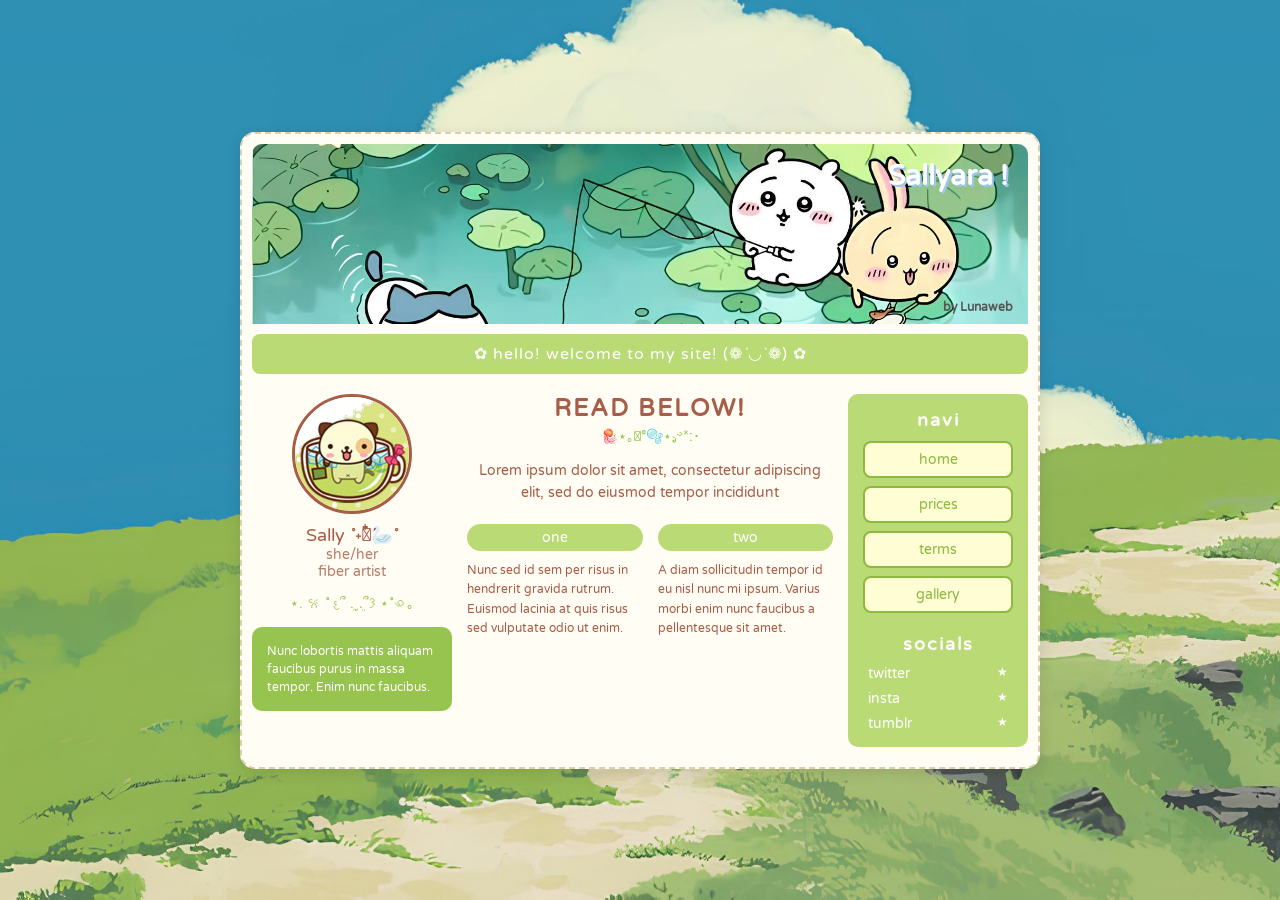
<file: index.html>
<!DOCTYPE html>
<html lang="id">
<head>
    <meta charset="UTF-8">
    <meta name="viewport" content="width=device-width, initial-scale=1.0">
    <title>Sallyara</title>
    <link rel="stylesheet" href="style.css">
    <link href="https://fonts.googleapis.com/css2?family=Varela+Round&display=swap" rel="stylesheet">
</head>
<body>

    <div class="card-container">
        
        <header class="header-section">
            <img src="images/header-img.jpg" alt="Header Background" class="header-bg">
            <h1 class="site-title">Sallyara !</h1>
            <p class="credit">by Lunaweb</p>
        </header>

        <div class="welcome-bar">
            <span>✿</span> hello! welcome to my site! (❁´◡`❁) <span>✿</span>
        </div>

        <div class="main-content">
            
            <aside class="col-left">
                <div class="profile-pic-container">
                    <img src="images/profile.jpg" alt="Profile" class="profile-pic">
                </div>
                <div class="profile-info">
                    <p class="name">Sally ˚˖𓍢ִ໋🦢˚</p>
                    <p class="info">she/her<br>fiber artist</p>
                </div>
                <div class="flower-divider">⋆. 𐙚 ˚ 𐔌՞ ܸ.ˬ.ܸ՞𐦯 ⋆˚꩜｡</div>
                <div class="green-box">
                    Nunc lobortis mattis aliquam faucibus purus in massa tempor. Enim nunc faucibus.
                </div>
            </aside>

            <main class="col-center">
                <h2 class="read-below">READ BELOW!</h2>
                <div class="flower-divider">🪼⋆｡𖦹°🫧⋆.ೃ࿔*:･</div>
                <p class="main-desc">
                    Lorem ipsum dolor sit amet, consectetur adipiscing elit, sed do eiusmod tempor incididunt
                </p>
                
                <div class="two-columns">
                    <div class="sub-col">
                        <div class="sub-title">one</div>
                        <p>Nunc sed id sem per risus in hendrerit gravida rutrum. Euismod lacinia at quis risus sed vulputate odio ut enim.</p>
                    </div>
                    <div class="sub-col">
                        <div class="sub-title">two</div>
                        <p>A diam sollicitudin tempor id eu nisl nunc mi ipsum. Varius morbi enim nunc faucibus a pellentesque sit amet.</p>
                    </div>
                </div>
            </main>

            <aside class="col-right">
                <h3 class="nav-title">navi</h3>
                <nav class="navigation">
                    <a href="index.html">home</a>
                    <a href="prices.html">prices</a>
                    <a href="terms.html">terms</a>
                    <a href="gallery.html">gallery</a>
                </nav>

                <h3 class="nav-title">socials</h3>
                <ul class="socials">
                    <li><a href="#">twitter <span class="star">★</span></a></li>
                    <li><a href="https://www.instagram.com/syfirasalsabilaa" target="_blank">insta <span class="star">★</span></a></li>
                    <li><a href="#">tumblr <span class="star">★</span></a></li>
                </ul>
            </aside>

        </div>
    </div>

</body>
</html>
</file>
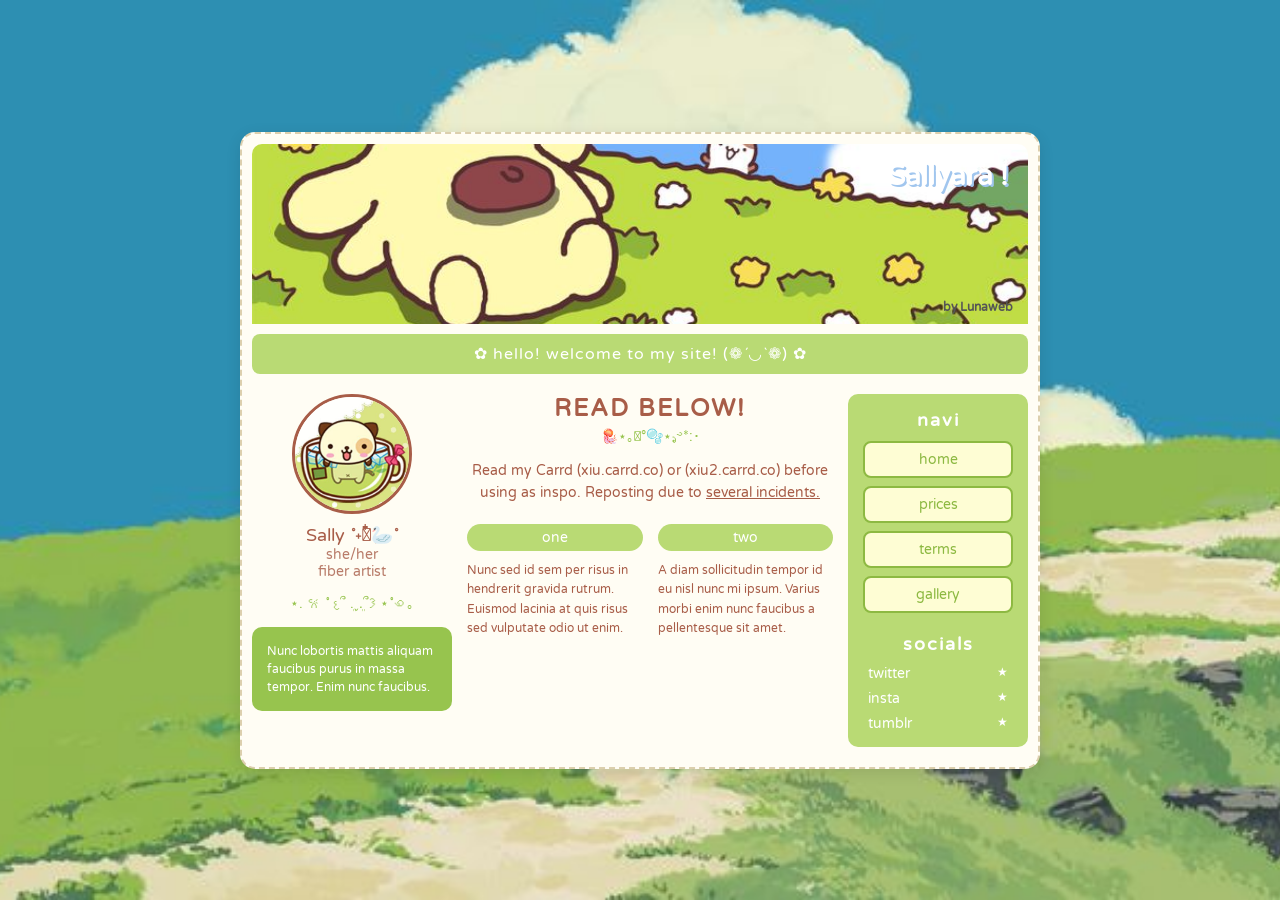
<file: sallyara/index.html>
<!DOCTYPE html>
<html lang="id">
<head>
    <meta charset="UTF-8">
    <meta name="viewport" content="width=device-width, initial-scale=1.0">
    <title>Sallyara</title>
    <link rel="stylesheet" href="style.css">
    <link href="https://fonts.googleapis.com/css2?family=Varela+Round&display=swap" rel="stylesheet">
</head>
<body>

    <div class="card-container">
        
        <header class="header-section">
            <img src="images/header-img.jpg" alt="Header Background" class="header-bg">
            <h1 class="site-title">Sallyara !</h1>
            <p class="credit">by Lunaweb</p>
        </header>

        <div class="welcome-bar">
            <span>✿</span> hello! welcome to my site! (❁´◡`❁) <span>✿</span>
        </div>

        <div class="main-content">
            
            <aside class="col-left">
                <div class="profile-pic-container">
                    <img src="images/profile.jpg" alt="Profile" class="profile-pic">
                </div>
                <div class="profile-info">
                    <p class="name">Sally ˚˖𓍢ִ໋🦢˚</p>
                    <p class="info">she/her<br>fiber artist</p>
                </div>
                <div class="flower-divider">⋆. 𐙚 ˚ 𐔌՞ ܸ.ˬ.ܸ՞𐦯 ⋆˚꩜｡</div>
                <div class="green-box">
                    Nunc lobortis mattis aliquam faucibus purus in massa tempor. Enim nunc faucibus.
                </div>
            </aside>

            <main class="col-center">
                <h2 class="read-below">READ BELOW!</h2>
                <div class="flower-divider">🪼⋆｡𖦹°🫧⋆.ೃ࿔*:･</div>
                <p class="main-desc">
                    Read my Carrd (xiu.carrd.co) or (xiu2.carrd.co) before using as inspo. Reposting due to <u>several incidents.</u>
                </p>
                
                <div class="two-columns">
                    <div class="sub-col">
                        <div class="sub-title">one</div>
                        <p>Nunc sed id sem per risus in hendrerit gravida rutrum. Euismod lacinia at quis risus sed vulputate odio ut enim.</p>
                    </div>
                    <div class="sub-col">
                        <div class="sub-title">two</div>
                        <p>A diam sollicitudin tempor id eu nisl nunc mi ipsum. Varius morbi enim nunc faucibus a pellentesque sit amet.</p>
                    </div>
                </div>
            </main>

            <aside class="col-right">
                <h3 class="nav-title">navi</h3>
                <nav class="navigation">
                    <a href="index.html">home</a>
                    <a href="prices.html">prices</a>
                    <a href="terms.html">terms</a>
                    <a href="gallery.html">gallery</a>
                </nav>

                <h3 class="nav-title">socials</h3>
                <ul class="socials">
                    <li><a href="#">twitter <span class="star">★</span></a></li>
                    <li><a href="https://www.instagram.com/syfirasalsabilaa" target="_blank">insta <span class="star">★</span></a></li>
                    <li><a href="#">tumblr <span class="star">★</span></a></li>
                </ul>
            </aside>

        </div>
    </div>

</body>
</html>
</file>
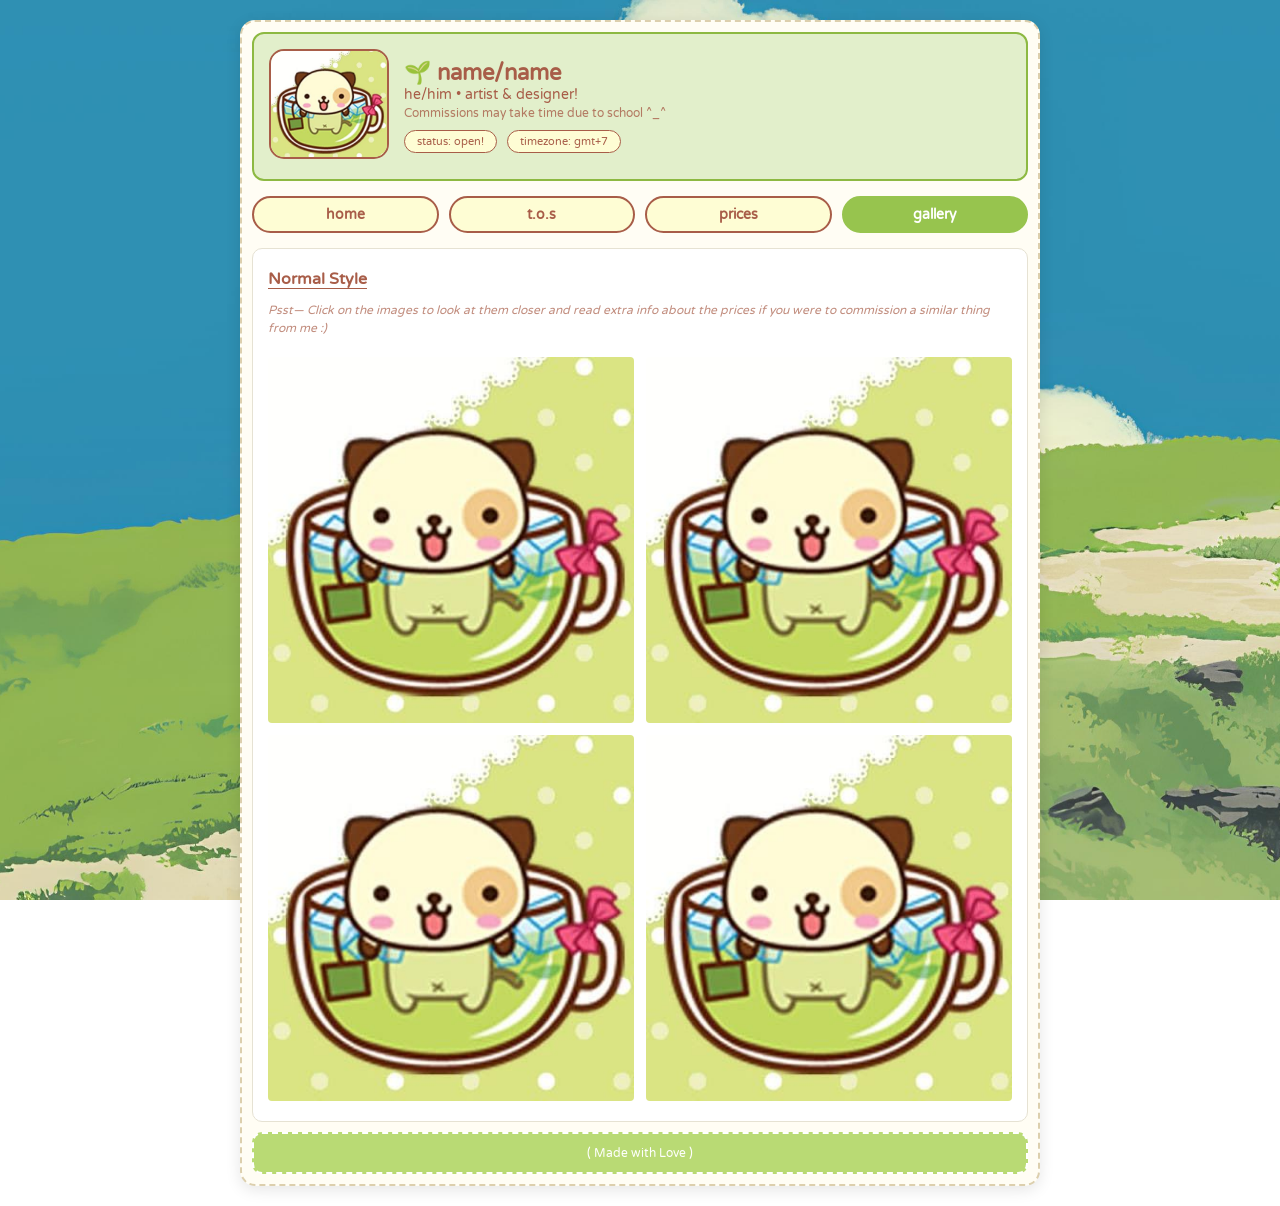
<file: gallery.html>
<!DOCTYPE html>
<html lang="id">
<head>
    <meta charset="UTF-8">
    <meta name="viewport" content="width=device-width, initial-scale=1.0">
    <title>Artwork Gallery</title>
    <link rel="stylesheet" href="style.css">
    <link href="https://fonts.googleapis.com/css2?family=Varela+Round&display=swap" rel="stylesheet">
</head>
<body>

    <div class="card-container">
        
        <!-- BAGIAN 1: Header Terbelah (Sama dengan Terms & Prices) -->
        <header class="terms-header-box">
            <div class="terms-pfp-area">
                <img src="images/profile.jpg" alt="Profile" class="terms-avatar">
            </div>
            <div class="terms-info-area">
                <h1 class="terms-name">🌱 name/name</h1>
                <p class="terms-subtitle">he/him • artist & designer!</p>
                <p class="terms-mini-rules">Commissions may take time due to school ^_^</p>
                
                <div class="terms-badge-row">
                    <span class="terms-badge">status: open!</span>
                    <span class="terms-badge">timezone: gmt+7</span>
                </div>
            </div>
        </header>

        <!-- BAGIAN 2: Navigasi Kapsul (Tombol Gallery yang Aktif) -->
        <nav class="terms-nav-bar">
            <a href="index.html" class="terms-nav-pill">home</a>
            <a href="terms.html" class="terms-nav-pill">t.o.s</a>
            <a href="prices.html" class="terms-nav-pill">prices</a>
            <a href="gallery.html" class="terms-nav-pill active-pill">gallery</a>
        </nav>

        <!-- BAGIAN 3: Konten Utama Gallery (Grid 2 Kolom) -->
        <div class="new-gallery-box">
            <h2 class="gallery-section-title"><u>Normal Style</u></h2>
            
            <p class="gallery-hint-text">
                <em>Psst— Click on the images to look at them closer and read extra info about the prices if you were to commission a similar thing from me :)</em>
            </p>
            
            <!-- Grid Gambar 2 Kolom (Ganti nama gambarnya dengan file milikmu sendiri) -->
            <div class="gallery-2col-grid">
                <div class="gallery-art-card"><img src="images/profile.jpg" alt="Art 1"></div>
                <div class="gallery-art-card"><img src="images/profile.jpg" alt="Art 2"></div>
                <div class="gallery-art-card"><img src="images/profile.jpg" alt="Art 3"></div>
                <div class="gallery-art-card"><img src="images/profile.jpg" alt="Art 4"></div>
            </div>
        </div>

        <!-- BAGIAN 4: Footer Bawah -->
        <footer class="terms-footer-bar">
            ( Made with Love )
        </footer>

    </div>

</body>
</html>
</file>
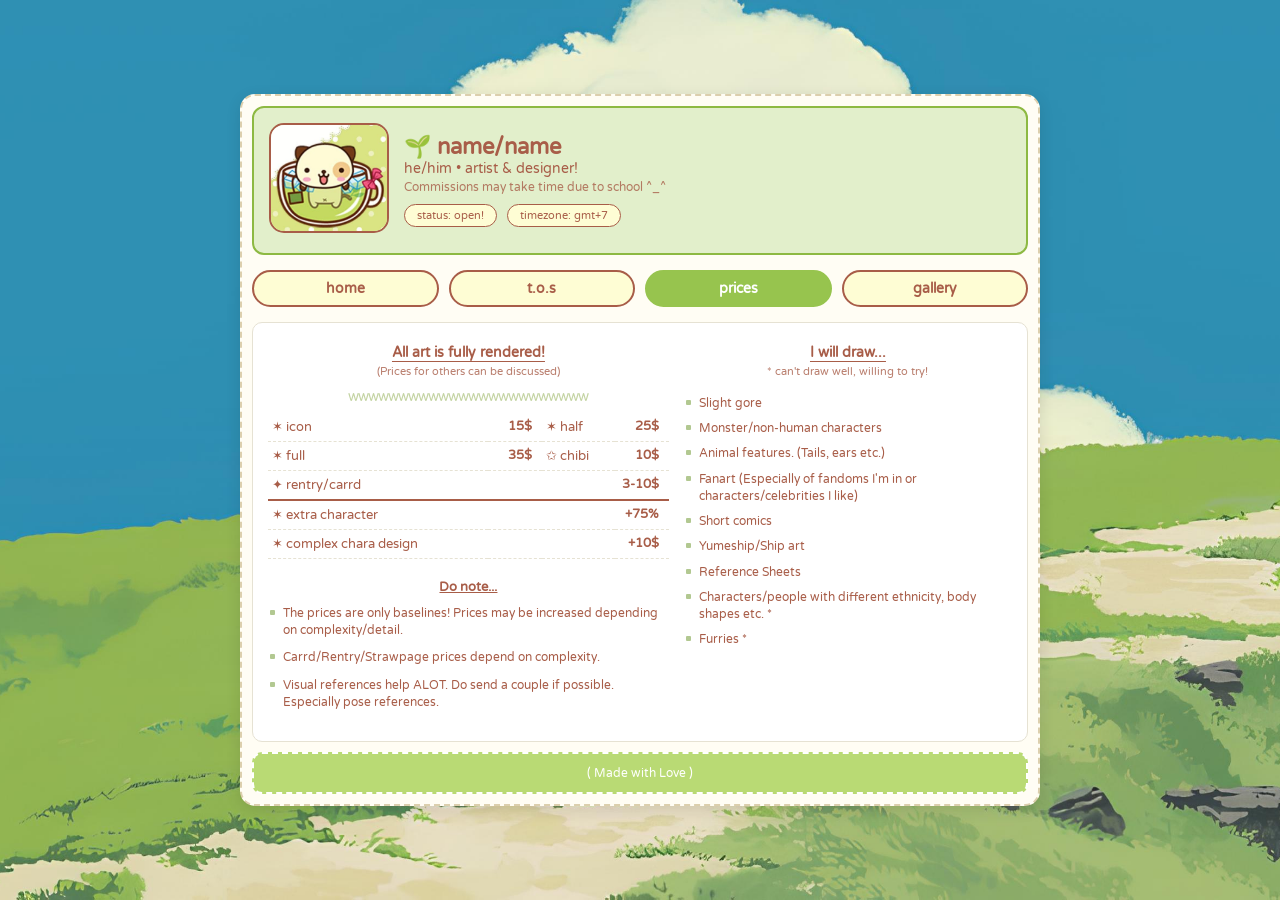
<file: prices.html>
<!DOCTYPE html>
<html lang="id">
<head>
    <meta charset="UTF-8">
    <meta name="viewport" content="width=device-width, initial-scale=1.0">
    <title>Prices & Commissions</title>
    <link rel="stylesheet" href="style.css">
    <link href="https://fonts.googleapis.com/css2?family=Varela+Round&display=swap" rel="stylesheet">
</head>
<body>

    <div class="card-container">
        
        <!-- BAGIAN 1: Header Terbelah (Sama seperti halaman Terms) -->
        <header class="terms-header-box">
            <div class="terms-pfp-area">
                <img src="images/profile.jpg" alt="Profile" class="terms-avatar">
            </div>
            <div class="terms-info-area">
                <h1 class="terms-name">🌱 name/name</h1>
                <p class="terms-subtitle">he/him • artist & designer!</p>
                <p class="terms-mini-rules">Commissions may take time due to school ^_^</p>
                
                <div class="terms-badge-row">
                    <span class="terms-badge">status: open!</span>
                    <span class="terms-badge">timezone: gmt+7</span>
                </div>
            </div>
        </header>

        <!-- BAGIAN 2: Navigasi Kapsul (Tombol Prices yang Aktif) -->
        <nav class="terms-nav-bar">
            <a href="index.html" class="terms-nav-pill">home</a>
            <a href="terms.html" class="terms-nav-pill">t.o.s</a>
            <a href="prices.html" class="terms-nav-pill active-pill">prices</a>
            <a href="gallery.html" class="terms-nav-pill">gallery</a>
        </nav>

        <!-- BAGIAN 3: Konten Utama Dua Kolom Sesuai image_405c43.png -->
        <div class="new-prices-grid">
            
            <!-- KOLOM KIRI: Daftar Harga & Catatan -->
            <div class="prices-left-col">
                <div class="prices-main-title">
                    <u>All art is fully rendered!</u>
                    <span class="sub-title-text">(Prices for others can be discussed)</span>
                </div>
                
                <!-- Pembatas Keriting Imut -->
                <div class="curly-divider">wwwwwwwwwwwwwwwwwwwwwwww</div>

                <!-- Tabel Harga -->
                <table class="prices-table">
                    <tr>
                        <td>✶ icon</td>
                        <td>15$</td>
                        <td>✶ half</td>
                        <td>25$</td>
                    </tr>
                    <tr>
                        <td>✶ full</td>
                        <td>35$</td>
                        <td>✩ chibi</td>
                        <td>10$</td>
                    </tr>
                    <tr class="border-bottom-row">
                        <td>✦ rentry/carrd</td>
                        <td colspan="3">3-10$</td>
                    </tr>
                    <tr>
                        <td>✶ extra character</td>
                        <td colspan="3">+75%</td>
                    </tr>
                    <tr>
                        <td>✶ complex chara design</td>
                        <td colspan="3">+10$</td>
                    </tr>
                </table>

                <!-- Bagian Do Note -->
                <div class="do-note-section">
                    <div class="do-note-title"><u>Do note...</u></div>
                    <ul class="square-list">
                        <li>The prices are only baselines! Prices may be increased depending on complexity/detail.</li>
                        <li>Carrd/Rentry/Strawpage prices depend on complexity.</li>
                        <li>Visual references help ALOT. Do send a couple if possible. Especially pose references.</li>
                    </ul>
                </div>
            </div>
            
            <!-- KOLOM KANAN: I Will Draw -->
            <div class="prices-right-col">
                <div class="prices-main-title">
                    <u>I will draw...</u>
                    <span class="sub-title-text">* can't draw well, willing to try!</span>
                </div>

                <ul class="square-list right-list">
                    <li>Slight gore</li>
                    <li>Monster/non-human characters</li>
                    <li>Animal features. (Tails, ears etc.)</li>
                    <li>Fanart (Especially of fandoms I'm in or characters/celebrities I like)</li>
                    <li>Short comics</li>
                    <li>Yumeship/Ship art</li>
                    <li>Reference Sheets</li>
                    <li>Characters/people with different ethnicity, body shapes etc. *</li>
                    <li>Furries *</li>
                </ul>
            </div>

        </div>

        <!-- BAGIAN 4: Footer Bawah -->
        <footer class="terms-footer-bar">
            ( Made with Love )
        </footer>

    </div>

</body>
</html>
</file>
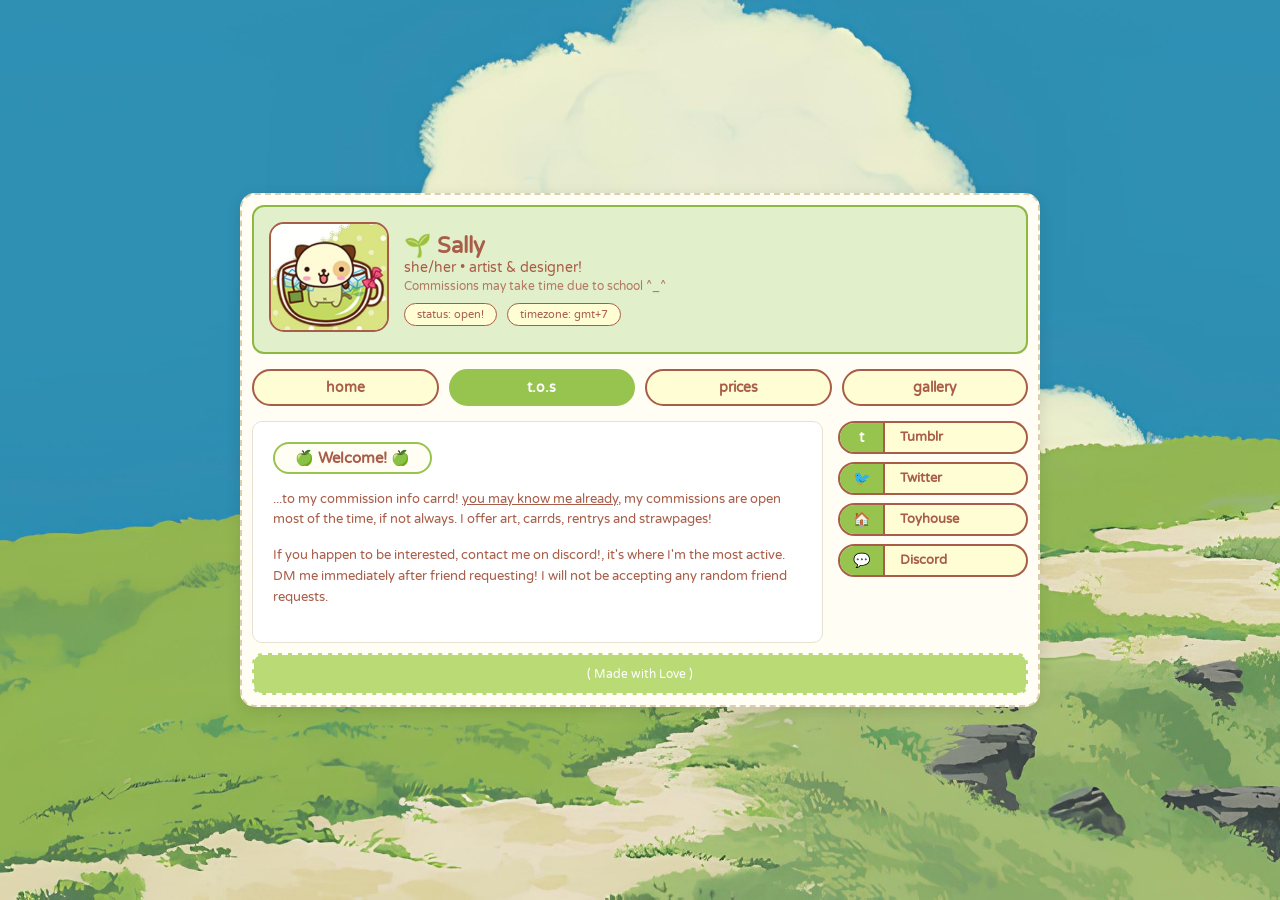
<file: terms.html>
<!DOCTYPE html>
<html lang="id">
<head>
    <meta charset="UTF-8">
    <meta name="viewport" content="width=device-width, initial-scale=1.0">
    <title>Terms of Service</title>
    <link rel="stylesheet" href="style.css">
    <link href="https://fonts.googleapis.com/css2?family=Varela+Round&display=swap" rel="stylesheet">
</head>
<body>

    <div class="card-container">
        
        <!-- BAGIAN 1: Header Terbelah (PFP Kiri, Info Kanan) -->
        <header class="terms-header-box">
            <div class="terms-pfp-area">
                <!-- Foto profil kotak dengan sudut melengkung -->
                <img src="images/profile.jpg" alt="Profile" class="terms-avatar">
            </div>
            <div class="terms-info-area">
                <h1 class="terms-name">🌱 Sally</h1>
                <p class="terms-subtitle">she/her • artist & designer!</p>
                <p class="terms-mini-rules">Commissions may take time due to school ^_^</p>
                
                <div class="terms-badge-row">
                    <span class="terms-badge">status: open!</span>
                    <span class="terms-badge">timezone: gmt+7</span>
                </div>
            </div>
        </header>

        <!-- BAGIAN 2: Navigasi Kapsul Horizontal -->
        <nav class="terms-nav-bar">
            <a href="index.html" class="terms-nav-pill">home</a>
            <a href="terms.html" class="terms-nav-pill active-pill">t.o.s</a>
            <a href="prices.html" class="terms-nav-pill">prices</a>
            <a href="gallery.html" class="terms-nav-pill">gallery</a>
        </nav>

        <!-- BAGIAN 3: Konten Utama Dua Kolom -->
        <div class="terms-main-grid">
            
            <!-- Kolom Kiri: Teks Aturan / Welcome -->
            <main class="terms-text-block">
                <div class="terms-welcome-title">
                    <span>🍏</span> Welcome! <span>🍏</span>
                </div>
                <p class="terms-paragraph">
                    ...to my commission info carrd! <u>you may know me already</u>, my commissions are open most of the time, if not always. I offer art, carrds, rentrys and strawpages!
                </p>
                <p class="terms-paragraph">
                    If you happen to be interested, contact me on discord!, it's where I'm the most active. DM me immediately after friend requesting! I will not be accepting any random friend requests.
                </p>
            </main>

            <!-- Kolom Kanan: Tombol Sosmed Model Kapsul Ikon -->
            <aside class="terms-socials-block">
                <div class="pill-social-list">
                    <a href="#" class="pill-social-card">
                        <span class="pill-icon-box">t</span>
                        <span class="pill-text-box">Tumblr</span>
                    </a>
                    <a href="#" class="pill-social-card">
                        <span class="pill-icon-box">🐦</span>
                        <span class="pill-text-box">Twitter</span>
                    </a>
                    <a href="#" class="pill-social-card">
                        <span class="pill-icon-box">🏠</span>
                        <span class="pill-text-box">Toyhouse</span>
                    </a>
                    <a href="#" class="pill-social-card">
                        <span class="pill-icon-box">💬</span>
                        <span class="pill-text-box">Discord</span>
                    </a>
                </div>
            </aside>

        </div>

        <!-- BAGIAN 4: Footer Polkadot Bawah -->
        <footer class="terms-footer-bar">
            ( Made with Love )
        </footer>

    </div>

</body>
</html>
</file>
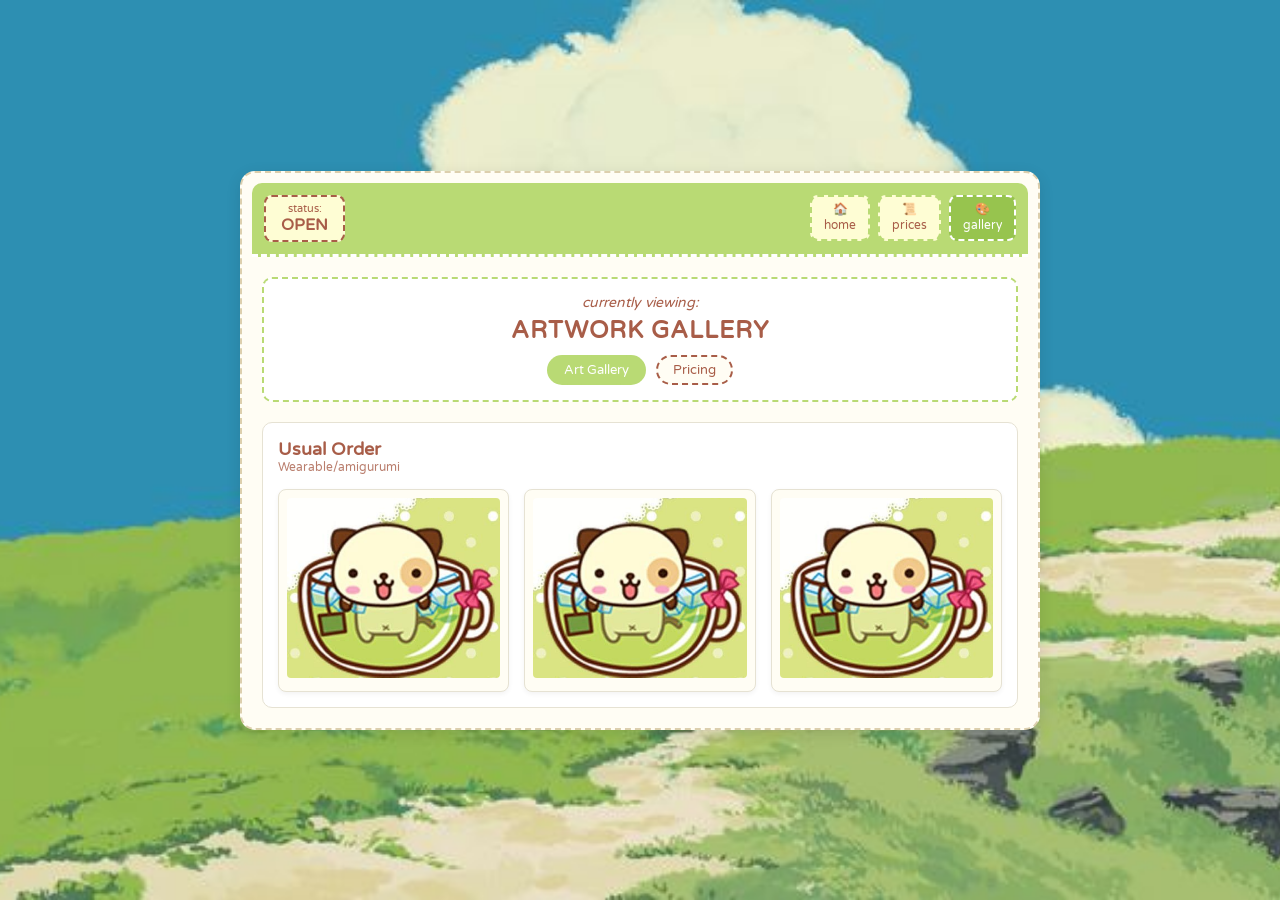
<file: sallyara/gallery.html>
<!DOCTYPE html>
<html lang="id">
<head>
    <meta charset="UTF-8">
    <meta name="viewport" content="width=device-width, initial-scale=1.0">
    <title>Artwork Gallery</title>
    <link rel="stylesheet" href="style.css">
    <link href="https://fonts.googleapis.com/css2?family=Varela+Round&display=swap" rel="stylesheet">
</head>
<body>

    <!-- Menggunakan container yang sama agar ukurannya sama dengan halaman utama -->
    <div class="card-container">
        
        <!-- BAGIAN 1: Navigasi Atas & Status -->
        <div class="gallery-top-nav">
            <div class="status-box">
                <span class="status-label">status:</span>
                <span class="status-value">OPEN</span>
            </div>
            
            <div class="nav-buttons-group">
                <a href="index.html" class="nav-box-btn">🏠<br>home</a>
                <a href="prices.html" class="nav-box-btn">📜<br>prices</a>
                <a href="gallery.html" class="nav-box-btn active-box">🎨<br>gallery</a>
            </div>
        </div>

        <!-- BAGIAN 2: Header Gallery Tengah -->
        <div class="gallery-viewing-header">
            <p class="currently-text">currently viewing:</p>
            <h1 class="gallery-main-title">ARTWORK GALLERY</h1>
            <div class="gallery-sub-tabs">
                <a href="gallery.html" class="sub-tab-btn active-tab">Art Gallery</a>
                <a href="prices.html" class="sub-tab-btn">Pricing</a>
            </div>
        </div>

        <!-- BAGIAN 3: Grid Foto/Artwork -->
        <div class="gallery-showcase">
            <div class="style-title-section">
                <h2>Usual Order</h2>
                <p>Wearable/amigurumi</p>
            </div>
            
            <!-- Grid Gambar (ganti/tambah gambar di sini) -->
            <div class="art-grid">
                <div class="art-card"><img src="images/profile.jpg" alt="Art 1"></div>
                <div class="art-card"><img src="images/profile.jpg" alt="Art 2"></div>
                <div class="art-card"><img src="images/profile.jpg" alt="Art 3"></div>
            </div>
        </div>

    </div>

</body>
</html>
</file>
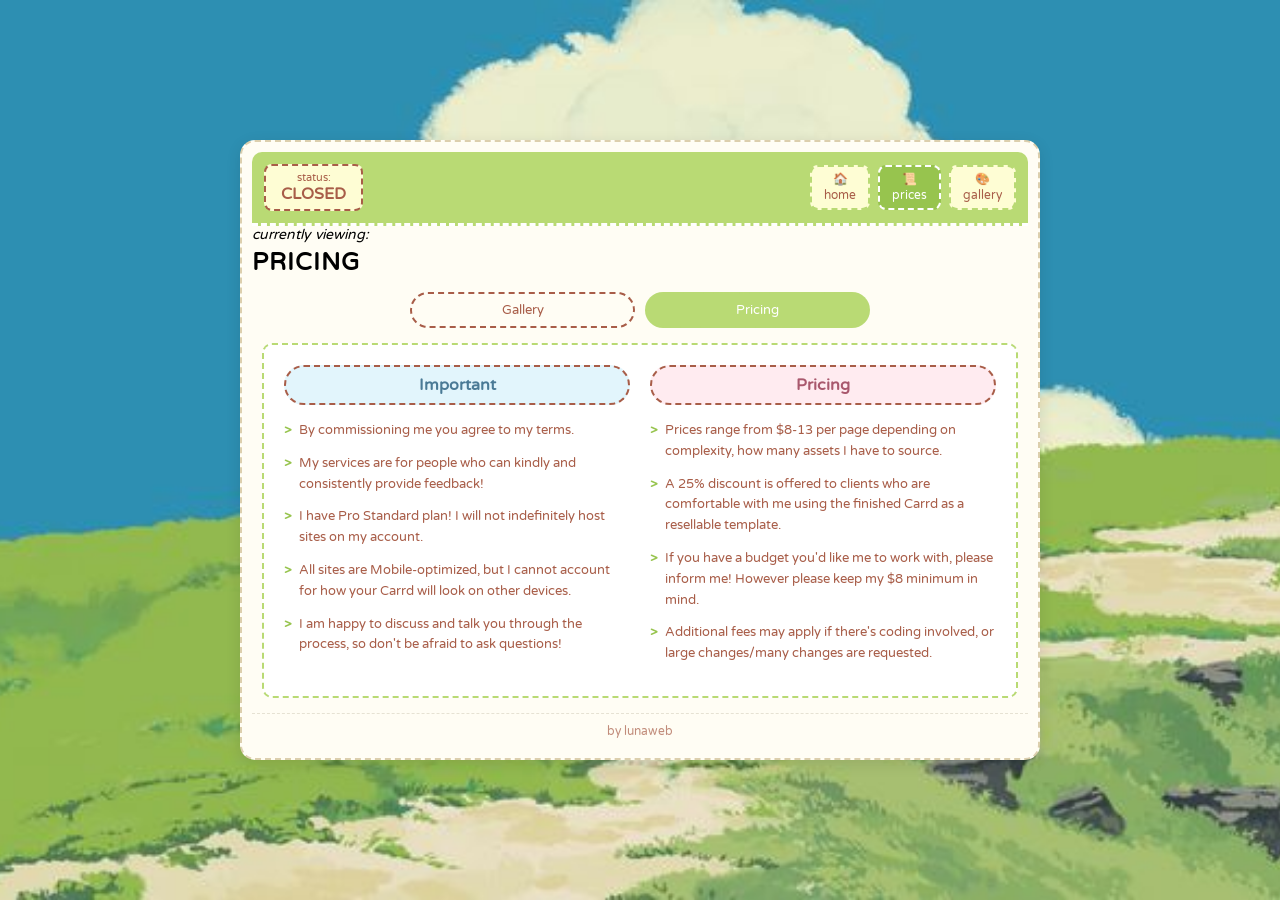
<file: sallyara/prices.html>
<!DOCTYPE html>
<html lang="id">
<head>
    <meta charset="UTF-8">
    <meta name="viewport" content="width=device-width, initial-scale=1.0">
    <title>Prices & Commissions</title>
    <link rel="stylesheet" href="style.css">
    <link href="https://fonts.googleapis.com/css2?family=Varela+Round&display=swap" rel="stylesheet">
</head>
<body>

    <div class="card-container">
        
        <!-- BAGIAN 1: Navigasi Atas & Status (Sama seperti Gallery) -->
        <div class="gallery-top-nav">
            <div class="status-box">
                <span class="status-label">status:</span>
                <span class="status-value">CLOSED</span>
            </div>
            
            <div class="nav-buttons-group">
                <a href="index.html" class="nav-box-btn">🏠<br>home</a>
                <a href="prices.html" class="nav-box-btn active-box">📜<br>prices</a>
                <a href="gallery.html" class="nav-box-btn">🎨<br>gallery</a>
            </div>
        </div>

        <!-- BAGIAN 2: Header Tengah dengan Grid Tombol 2x2 -->
        <div class="prices-viewing-header">
            <p class="currently-text">currently viewing:</p>
            <h1 class="gallery-main-title">PRICING</h1>
            
            <!-- Grid 4 Tombol sesuai gambar image_a44fda.png -->
            <div class="prices-sub-tabs-grid">
                <a href="gallery.html" class="sub-tab-btn">Gallery</a>
                <a href="prices.html" class="sub-tab-btn active-tab">Pricing</a>
            </div>
        </div>

        <!-- BAGIAN 3: Konten Utama Dua Kolom -->
        <div class="prices-content-box">
            <div class="prices-two-columns">
                
                <!-- Kolom Kiri: Important -->
                <div class="price-col">
                    <div class="price-col-header header-left">Important</div>
                    <ul class="price-list">
                        <li>By commissioning me you agree to my terms.</li>
                        <li>My services are for people who can kindly and consistently provide feedback!</li>
                        <li>I have Pro Standard plan! I will not indefinitely host sites on my account.</li>
                        <li>All sites are Mobile-optimized, but I cannot account for how your Carrd will look on other devices.</li>
                        <li>I am happy to discuss and talk you through the process, so don't be afraid to ask questions!</li>
                    </ul>
                </div>
                
                <!-- Kolom Kanan: Pricing -->
                <div class="price-col">
                    <div class="price-col-header header-right">Pricing</div>
                    <ul class="price-list">
                        <li>Prices range from $8-13 per page depending on complexity, how many assets I have to source.</li>
                        <li>A 25% discount is offered to clients who are comfortable with me using the finished Carrd as a resellable template.</li>
                        <li>If you have a budget you'd like me to work with, please inform me! However please keep my $8 minimum in mind.</li>
                        <li>Additional fees may apply if there's coding involved, or large changes/many changes are requested.</li>
                    </ul>
                </div>

            </div>
        </div>

        <!-- Footer Bawah -->
        <footer class="prices-footer">
            <p class="credit-bottom">by lunaweb</p>
        </footer>

    </div>

</body>
</html>
</file>
<file: style.css>
/* Variabel Warna agar mudah diganti */
:root {
    --bg-cream: #FFFDF4;
    --text-brown: #A85D48;
    --text-green: #8DB942;
    --light-green: #B9DA74;
    --dark-green: #97C44E;
    --btn-yellow: #FEFDD4;
}

* {
    margin: 0;
    padding: 0;
    box-sizing: border-box;
    font-family: 'Varela Round', sans-serif; /* Font bulat lucu */
}

/* Background luar */
body {
    /* 1. Panggil foto kamu dari folder images */
    background-image: url('images/bg-site.jpg'); 
    
    /* 2. Mengatur agar foto memenuhi seluruh layar monitor */
    background-size: cover; 
    
    /* 3. Mengatur agar posisi foto selalu pas di tengah layar */
    background-position: center; 
    
    /* 4. Mencegah gambar berulang-ulang jika layarnya besar */
    background-repeat: no-repeat; 
    
    /* 5. Efek keren: Background tetap diam/tidak bergerak saat di-scroll */
    background-attachment: fixed; 
    
    min-height: 100vh;
    display: flex;
    justify-content: center;
    align-items: center;
    padding: 20px;
}

/* Container Utama yang menyerupai 'Kartu' */
.card-container {
    background-color: var(--bg-cream);
    width: 100%;
    max-width: 800px;
    border-radius: 15px;
    border: 2px dashed #DCCFAD; /* Efek jahitan */
    padding: 10px;
    box-shadow: 0 4px 15px rgba(0,0,0,0.1);
}

/* Header */
.header-section {
    position: relative;
    width: 100%;
    height: 180px;
    border-radius: 10px 10px 0 0;
    overflow: hidden;
}

.header-bg {
    width: 100%;
    height: 100%;
    object-fit: cover;
}

.site-title {
    position: absolute;
    top: 15px;
    right: 20px;
    color: white;
    font-size: 28px;
    text-shadow: 2px 2px 0px #A1C6EE; /* Efek outline teks tebal */
}

.credit {
    position: absolute;
    bottom: 10px;
    right: 15px;
    color: #555;
    font-size: 12px;
    font-weight: bold;
}

/* Welcome Bar */
.welcome-bar {
    background-color: var(--light-green);
    color: white;
    text-align: center;
    padding: 10px;
    margin: 10px 0;
    border-radius: 8px;
    font-size: 16px;
    letter-spacing: 1px;
}

/* Layout Utama (3 Kolom) */
.main-content {
    display: grid;
    grid-template-columns: 200px 1fr 180px;
    gap: 15px;
    padding: 10px 0;
}

/* ----- KOLOM KIRI ----- */
.col-left {
    display: flex;
    flex-direction: column;
    align-items: center;
}

.profile-pic-container {
    width: 120px;
    height: 120px;
    border-radius: 50%;
    border: 3px solid var(--text-brown);
    overflow: hidden;
    margin-bottom: 10px;
}

.profile-pic {
    width: 100%;
    height: 100%;
    object-fit: cover;
}

.profile-info {
    text-align: center;
    color: var(--text-brown);
    margin-bottom: 15px;
}

.name { font-size: 18px; }
.info { font-size: 14px; opacity: 0.8; }

.green-box {
    background-color: var(--dark-green);
    color: white;
    padding: 15px;
    border-radius: 10px;
    font-size: 12px;
    line-height: 1.5;
    text-align: left;
}

/* ----- KOLOM TENGAH ----- */
.col-center {
    text-align: center;
    color: var(--text-brown);
}

.read-below {
    font-size: 24px;
    letter-spacing: 2px;
    margin-bottom: 5px;
}

.flower-divider {
    color: var(--dark-green);
    margin-bottom: 15px;
    font-size: 14px;
}

.main-desc {
    font-size: 14px;
    line-height: 1.6;
    margin-bottom: 20px;
}

.two-columns {
    display: grid;
    grid-template-columns: 1fr 1fr;
    gap: 15px;
    text-align: left;
}

.sub-col p {
    font-size: 12px;
    line-height: 1.6;
    color: var(--text-brown);
}

.sub-title {
    background-color: var(--light-green);
    color: white;
    text-align: center;
    padding: 5px;
    border-radius: 15px;
    margin-bottom: 10px;
    font-size: 14px;
}

/* ----- KOLOM KANAN ----- */
.col-right {
    background-color: var(--light-green);
    padding: 15px;
    border-radius: 10px;
}

.nav-title {
    color: white;
    text-align: center;
    margin-bottom: 10px;
    font-size: 18px;
    letter-spacing: 2px;
}

.navigation {
    display: flex;
    flex-direction: column;
    gap: 8px;
    margin-bottom: 20px;
}

.navigation a {
    text-decoration: none;
    background-color: var(--btn-yellow);
    color: var(--text-green);
    padding: 8px 15px;
    border-radius: 8px;
    border: 2px solid var(--text-green);
    text-align: center;
    font-size: 14px;
    transition: 0.2s;
}

.navigation a:hover {
    background-color: var(--text-green);
    color: white;
}

.socials {
    list-style: none;
    display: flex;
    flex-direction: column;
    gap: 8px;
}

.socials a {
    text-decoration: none;
    color: white;
    font-size: 14px;
    display: flex;
    justify-content: space-between;
    padding: 0 5px;
}

.socials a:hover {
    text-decoration: underline;
}

.star {
    font-size: 12px;
}
/* ==========================================================
   KODE BARU HALAMAN GALLERY 2 KOLOM 
   ========================================================== */

/* Wadah putih utama konten galeri */
.new-gallery-box {
    background-color: white;
    padding: 20px 15px;
    border-radius: 10px;
    border: 1px solid #E6E2D3;
    text-align: left;
}

/* Judul Gaya Gambar (Normal Style) */
.gallery-section-title {
    font-size: 16px;
    font-weight: bold;
    color: var(--text-brown);
    margin-bottom: 12px;
}
.gallery-section-title u {
    text-underline-position: under;
}

/* Teks Petunjuk Italic */
.gallery-hint-text {
    font-size: 12px;
    line-height: 1.5;
    color: var(--text-brown);
    opacity: 0.7;
    margin-bottom: 20px;
}

/* Grid Pembagi 2 Kolom Samping */
.gallery-2col-grid {
    display: grid;
    grid-template-columns: 1fr 1fr;
    gap: 12px;
}

/* Kotak Pembungkus Setiap Gambar */
.gallery-art-card {
    background-color: var(--bg-cream);
    border-radius: 4px;
    overflow: hidden;
}

.gallery-art-card img {
    width: 100%;
    height: auto;
    display: block;
    object-fit: cover;
}

/* ==========================================================
   KODE TAMBAHAN UNTUK HALAMAN TERMS 
   ========================================================== */

/* Header Area */
.terms-header-box {
    display: grid;
    grid-template-columns: 120px 1fr;
    gap: 15px;
    background-color: #E2EFCB; /* Hijau pastel sedikit lebih tua untuk variasi */
    padding: 15px;
    border-radius: 12px;
    border: 2px solid var(--text-green);
    align-items: center;
}

.terms-avatar {
    width: 100%;
    height: 110px;
    object-fit: cover;
    border-radius: 15px; /* Kotak melengkung sesuai gambar */
    border: 2px solid var(--text-brown);
}

.terms-info-area {
    color: var(--text-brown);
    text-align: left;
}

.terms-name { font-size: 22px; font-weight: bold; }
.terms-subtitle { font-size: 14px; margin-bottom: 3px; }
.terms-mini-rules { font-size: 12px; opacity: 0.8; margin-bottom: 10px; }

.terms-badge-row {
    display: flex;
    gap: 10px;
}

.terms-badge {
    background-color: var(--btn-yellow);
    border: 1.5px solid var(--text-brown);
    padding: 4px 12px;
    border-radius: 20px;
    font-size: 11px;
}

/* Navigasi Kapsul Horizontal */
.terms-nav-bar {
    display: flex;
    gap: 10px;
    margin: 15px 0;
}

.terms-nav-pill {
    flex: 1;
    text-decoration: none;
    background-color: var(--btn-yellow);
    color: var(--text-brown);
    padding: 8px 0;
    border-radius: 20px; /* Bentuk kapsul penuh */
    border: 2px solid var(--text-brown);
    text-align: center;
    font-size: 14px;
    font-weight: bold;
}

.terms-nav-pill.active-pill {
    background-color: var(--dark-green);
    color: white;
    border-color: var(--dark-green);
}

/* Main Grid Konten */
.terms-main-grid {
    display: grid;
    grid-template-columns: 1fr 190px;
    gap: 15px;
    margin-bottom: 10px;
}

@media (max-width: 600px) {
    .terms-main-grid { grid-template-columns: 1fr; }
}

/* Kolom Teks Kiri */
.terms-text-block {
    background-color: white;
    padding: 20px;
    border-radius: 10px;
    border: 1px solid #E6E2D3;
}

.terms-welcome-title {
    display: inline-block;
    border: 2px solid var(--dark-green);
    background-color: var(--bg-cream);
    padding: 5px 20px;
    border-radius: 20px;
    color: var(--text-brown);
    font-weight: bold;
    font-size: 15px;
    margin-bottom: 15px;
}

.terms-paragraph {
    font-size: 13px;
    line-height: 1.6;
    color: var(--text-brown);
    margin-bottom: 15px;
    text-align: left;
}

/* Kolom Sosmed Kanan */
.pill-social-list {
    display: flex;
    flex-direction: column;
    gap: 8px;
}

.pill-social-card {
    display: flex;
    text-decoration: none;
    border: 2px solid var(--text-brown);
    border-radius: 20px;
    overflow: hidden;
    background-color: var(--btn-yellow);
    align-items: center;
}

.pill-icon-box {
    background-color: var(--dark-green);
    color: white;
    font-weight: bold;
    width: 45px;
    padding: 6px 0;
    text-align: center;
    border-right: 2px solid var(--text-brown);
    font-size: 14px;
}

.pill-text-box {
    padding-left: 15px;
    color: var(--text-brown);
    font-size: 13px;
    font-weight: bold;
}

/* Footer Bawah */
.terms-footer-bar {
    background-color: var(--light-green);
    color: white;
    text-align: center;
    padding: 12px;
    border-radius: 10px;
    font-size: 12px;
    border: 2px dashed white; /* Memberi efek jahitan imut pengganti polkadot */
    margin-top: 10px;
}
/* ==========================================================
   KODE SENSOR OTOMATIS UNTUK TAMPILAN HP (MOBILE RESPONSIVE)
   ========================================================== */

@media (max-width: 768px) {
    /* 1. Mengubah susunan 3 kolom samping di halaman utama menjadi 1 kolom ke bawah */
    .main-content {
        grid-template-columns: 1fr; /* Kolom otomatis numpuk ke bawah */
        gap: 20px;
    }

    /* 2. Mengatur ukuran kotak utama agar pas dengan layar HP */
    .card-container {
        padding: 15px;
        margin: 5px;
        width: 100%;
    }

    /* 3. Menyesuaikan tinggi gambar header di HP agar tidak terlalu besar */
    .header-section {
        height: 130px;
    }

    /* 4. Mengecilkan ukuran teks judul agar muat di HP */
    .site-title {
        font-size: 22px;
        right: 15px;
        top: 10px;
    }

    /* 5. Membuat susunan 2 kolom di dalam menu 'one' dan 'two' menjadi tegak lurus */
    .two-columns {
        grid-template-columns: 1fr;
    }
}
/* ==========================================================
   KODE BARU HALAMAN PRICES DUA KOLOM 
   ========================================================== */

/* Grid utama pembagi kolom kiri dan kanan */
.new-prices-grid {
    display: grid;
    grid-template-columns: 1.1fr 0.9fr;
    gap: 15px;
    background-color: white;
    padding: 20px 15px;
    border-radius: 10px;
    border: 1px solid #E6E2D3;
}

@media (max-width: 600px) {
    .new-prices-grid { grid-template-columns: 1fr; } /* Otomatis susun ke bawah di HP */
}

/* Pengaturan teks judul kolom */
.prices-main-title {
    font-size: 14px;
    font-weight: bold;
    color: var(--text-brown);
    text-align: center;
    line-height: 1.4;
}

.prices-main-title u {
    text-underline-position: under;
}

.sub-title-text {
    display: block;
    font-size: 11px;
    font-weight: normal;
    opacity: 0.8;
    margin-top: 2px;
}

/* Pembatas model keriting bergelombang */
.curly-divider {
    text-align: center;
    color: #C3D3A2; /* Warna hijau daun pastel muda */
    font-size: 14px;
    letter-spacing: -1px;
    margin: 8px 0;
    user-select: none;
}

/* Desain Tabel Harga Utama */
.prices-table {
    width: 100%;
    border-collapse: collapse;
    font-size: 12.5px;
    color: var(--text-brown);
    margin-bottom: 20px;
}

.prices-table td {
    padding: 6px 4px;
    text-align: left;
}

/* Merapikan letak kolom nominal harga */
.prices-table td:nth-child(2),
.prices-table td:nth-child(4) {
    text-align: right;
    font-weight: bold;
    padding-right: 10px;
}

/* Garis pembatas horizontal tipis di dalam tabel */
.prices-table tr {
    border-bottom: 1px dashed #E6E2D3;
}

.prices-table tr.border-bottom-row {
    border-bottom: 2px solid var(--text-brown);
}

/* Bagian Do Note & List Berbentuk Kotak Kecil */
.do-note-section {
    margin-top: 15px;
}

.do-note-title {
    font-size: 13px;
    font-weight: bold;
    color: var(--text-brown);
    text-align: center;
    margin-bottom: 10px;
}

.square-list {
    list-style: none;
    padding: 0;
    margin: 0;
}

.square-list li {
    font-size: 11.5px;
    line-height: 1.5;
    color: var(--text-brown);
    margin-bottom: 10px;
    position: relative;
    padding-left: 15px;
    text-align: left;
}

/* Membuat penanda list berbentuk kotak persegi kecil hijau */
.square-list li::before {
    content: "";
    position: absolute;
    left: 2px;
    top: 5px;
    width: 5px;
    height: 5px;
    background-color: #B2C891; /* Kotak pastel hijau */
    border-radius: 1px;
}

/* Khusus list sebelah kanan agar jaraknya lebih renggang pas */
.right-list {
    margin-top: 15px;
}
.right-list li {
    margin-bottom: 8px;
}
</file>
<file: sallyara/style.css>
/* Variabel Warna agar mudah diganti */
:root {
    --bg-cream: #FFFDF4;
    --text-brown: #A85D48;
    --text-green: #8DB942;
    --light-green: #B9DA74;
    --dark-green: #97C44E;
    --btn-yellow: #FEFDD4;
}

* {
    margin: 0;
    padding: 0;
    box-sizing: border-box;
    font-family: 'Varela Round', sans-serif; /* Font bulat lucu */
}

/* Background luar */
body {
    /* 1. Panggil foto kamu dari folder images */
    background-image: url('images/bg-site.jpg'); 
    
    /* 2. Mengatur agar foto memenuhi seluruh layar monitor */
    background-size: cover; 
    
    /* 3. Mengatur agar posisi foto selalu pas di tengah layar */
    background-position: center; 
    
    /* 4. Mencegah gambar berulang-ulang jika layarnya besar */
    background-repeat: no-repeat; 
    
    /* 5. Efek keren: Background tetap diam/tidak bergerak saat di-scroll */
    background-attachment: fixed; 
    
    min-height: 100vh;
    display: flex;
    justify-content: center;
    align-items: center;
    padding: 20px;
}

/* Container Utama yang menyerupai 'Kartu' */
.card-container {
    background-color: var(--bg-cream);
    width: 100%;
    max-width: 800px;
    border-radius: 15px;
    border: 2px dashed #DCCFAD; /* Efek jahitan */
    padding: 10px;
    box-shadow: 0 4px 15px rgba(0,0,0,0.1);
}

/* Header */
.header-section {
    position: relative;
    width: 100%;
    height: 180px;
    border-radius: 10px 10px 0 0;
    overflow: hidden;
}

.header-bg {
    width: 100%;
    height: 100%;
    object-fit: cover;
}

.site-title {
    position: absolute;
    top: 15px;
    right: 20px;
    color: white;
    font-size: 28px;
    text-shadow: 2px 2px 0px #A1C6EE; /* Efek outline teks tebal */
}

.credit {
    position: absolute;
    bottom: 10px;
    right: 15px;
    color: #555;
    font-size: 12px;
    font-weight: bold;
}

/* Welcome Bar */
.welcome-bar {
    background-color: var(--light-green);
    color: white;
    text-align: center;
    padding: 10px;
    margin: 10px 0;
    border-radius: 8px;
    font-size: 16px;
    letter-spacing: 1px;
}

/* Layout Utama (3 Kolom) */
.main-content {
    display: grid;
    grid-template-columns: 200px 1fr 180px;
    gap: 15px;
    padding: 10px 0;
}

/* ----- KOLOM KIRI ----- */
.col-left {
    display: flex;
    flex-direction: column;
    align-items: center;
}

.profile-pic-container {
    width: 120px;
    height: 120px;
    border-radius: 50%;
    border: 3px solid var(--text-brown);
    overflow: hidden;
    margin-bottom: 10px;
}

.profile-pic {
    width: 100%;
    height: 100%;
    object-fit: cover;
}

.profile-info {
    text-align: center;
    color: var(--text-brown);
    margin-bottom: 15px;
}

.name { font-size: 18px; }
.info { font-size: 14px; opacity: 0.8; }

.green-box {
    background-color: var(--dark-green);
    color: white;
    padding: 15px;
    border-radius: 10px;
    font-size: 12px;
    line-height: 1.5;
    text-align: left;
}

/* ----- KOLOM TENGAH ----- */
.col-center {
    text-align: center;
    color: var(--text-brown);
}

.read-below {
    font-size: 24px;
    letter-spacing: 2px;
    margin-bottom: 5px;
}

.flower-divider {
    color: var(--dark-green);
    margin-bottom: 15px;
    font-size: 14px;
}

.main-desc {
    font-size: 14px;
    line-height: 1.6;
    margin-bottom: 20px;
}

.two-columns {
    display: grid;
    grid-template-columns: 1fr 1fr;
    gap: 15px;
    text-align: left;
}

.sub-col p {
    font-size: 12px;
    line-height: 1.6;
    color: var(--text-brown);
}

.sub-title {
    background-color: var(--light-green);
    color: white;
    text-align: center;
    padding: 5px;
    border-radius: 15px;
    margin-bottom: 10px;
    font-size: 14px;
}

/* ----- KOLOM KANAN ----- */
.col-right {
    background-color: var(--light-green);
    padding: 15px;
    border-radius: 10px;
}

.nav-title {
    color: white;
    text-align: center;
    margin-bottom: 10px;
    font-size: 18px;
    letter-spacing: 2px;
}

.navigation {
    display: flex;
    flex-direction: column;
    gap: 8px;
    margin-bottom: 20px;
}

.navigation a {
    text-decoration: none;
    background-color: var(--btn-yellow);
    color: var(--text-green);
    padding: 8px 15px;
    border-radius: 8px;
    border: 2px solid var(--text-green);
    text-align: center;
    font-size: 14px;
    transition: 0.2s;
}

.navigation a:hover {
    background-color: var(--text-green);
    color: white;
}

.socials {
    list-style: none;
    display: flex;
    flex-direction: column;
    gap: 8px;
}

.socials a {
    text-decoration: none;
    color: white;
    font-size: 14px;
    display: flex;
    justify-content: space-between;
    padding: 0 5px;
}

.socials a:hover {
    text-decoration: underline;
}

.star {
    font-size: 12px;
}
/* ==========================================================
   KODE TAMBAHAN UNTUK HALAMAN GALLERY (
   ========================================================== */

/* Navigasi Atas */
.gallery-top-nav {
    background-color: var(--light-green);
    padding: 12px;
    border-radius: 10px 10px 0 0;
    display: flex;
    justify-content: space-between;
    align-items: center;
    border-bottom: 3px dashed #FFF;
}

.status-box {
    background-color: var(--btn-yellow);
    border: 2px dashed var(--text-brown);
    padding: 5px 15px;
    border-radius: 8px;
    text-align: center;
    color: var(--text-brown);
}
.status-label { font-size: 11px; display: block; }
.status-value { font-weight: bold; font-size: 16px; }

.nav-buttons-group {
    display: flex;
    gap: 8px;
}

.nav-box-btn {
    text-decoration: none;
    background-color: var(--btn-yellow);
    color: var(--text-brown);
    padding: 5px 12px;
    border-radius: 8px;
    border: 2px dashed var(--light-green);
    text-align: center;
    font-size: 12px;
    line-height: 1.3;
}

.nav-box-btn.active-box {
    background-color: var(--dark-green);
    color: white;
    border: 2px dashed white;
}

/* Header Tengah (Viewing) */
.gallery-viewing-header {
    background-color: white;
    border: 2px dashed var(--light-green);
    margin: 20px 10px;
    padding: 15px;
    border-radius: 10px;
    text-align: center;
    color: var(--text-brown);
}

.currently-text { font-size: 14px; font-style: italic; }
.gallery-main-title { font-size: 24px; letter-spacing: 1px; margin: 5px 0; }

.gallery-sub-tabs {
    display: flex;
    justify-content: center;
    gap: 10px;
    margin-top: 10px;
}

.sub-tab-btn {
    text-decoration: none;
    border: 2px dashed var(--text-brown);
    padding: 5px 15px;
    border-radius: 20px;
    color: var(--text-brown);
    font-size: 13px;
    background-color: var(--bg-cream);
}

.sub-tab-btn.active-tab {
    background-color: var(--light-green);
    color: white;
    border-color: var(--light-green);
}

/* Area Konten Gambar */
.gallery-showcase {
    background-color: white;
    margin: 10px;
    padding: 15px;
    border-radius: 10px;
    border: 1px solid #E6E2D3;
}

.style-title-section {
    color: var(--text-brown);
    margin-bottom: 15px;
}
.style-title-section h2 { font-size: 18px; }
.style-title-section p { font-size: 12px; opacity: 0.8; }

/* Grid Gambar */
.art-grid {
    display: grid;
    grid-template-columns: repeat(auto-fill, minmax(180px, 1fr));
    gap: 15px;
}

.art-card {
    background-color: var(--bg-cream);
    border: 1px solid #E6E2D3;
    padding: 8px;
    border-radius: 8px;
    box-shadow: 0 2px 5px rgba(0,0,0,0.05);
}

.art-card img {
    width: 100%;
    height: 180px;
    object-fit: cover;
    border-radius: 4px;
}
/* ==========================================================
   KODE TAMBAHAN UNTUK HALAMAN PRICES 
   ========================================================== */

/* Grid 2x2 untuk sub-tabs */
.prices-sub-tabs-grid {
    display: grid;
    grid-template-columns: 1fr 1fr;
    gap: 10px;
    max-width: 460px;
    margin: 15px auto 0 auto;
}

.prices-sub-tabs-grid .sub-tab-btn {
    text-align: center;
    padding: 8px 10px;
}

/* Box Konten Dua Kolom */
.prices-content-box {
    background-color: white;
    margin: 15px 10px;
    padding: 20px;
    border-radius: 10px;
    border: 2px dashed var(--light-green);
}

.prices-two-columns {
    display: grid;
    grid-template-columns: 1fr 1fr;
    gap: 20px;
}

@media (max-width: 600px) {
    .prices-two-columns { grid-template-columns: 1fr; } /* Agar rapi di HP */
}

.price-col {
    display: flex;
    flex-direction: column;
}

/* Judul Kolom Berbentuk Kapsul Oval */
.price-col-header {
    text-align: center;
    padding: 8px;
    border-radius: 20px;
    font-size: 16px;
    font-weight: bold;
    margin-bottom: 15px;
    border: 2px dashed var(--text-brown);
}

/* Warna pastel penyeimbang warna hijau utama */
.price-col-header.header-left {
    background-color: #E2F5FC; /* Biru langit pastel */
    color: #4A7A96;
}

.price-col-header.header-right {
    background-color: #FFEBF0; /* Pink pastel */
    color: #A9586D;
}

/* Pengaturan List Tulisan */
.price-list {
    list-style: none;
    padding: 0;
}

.price-list li {
    font-size: 13px;
    line-height: 1.6;
    color: var(--text-brown);
    margin-bottom: 12px;
    position: relative;
    padding-left: 15px;
    text-align: left;
}

/* Membuat penanda kustom berbentuk panah ">" */
.price-list li::before {
    content: ">";
    position: absolute;
    left: 0;
    color: var(--dark-green);
    font-weight: bold;
}

/* Bagian Footer */
.prices-footer {
    text-align: center;
    padding: 10px 0;
    margin-top: 15px;
    border-top: 1px dashed #E6E2D3;
}

.credit-bottom {
    font-size: 12px;
    color: var(--text-brown);
    opacity: 0.7;
}
/* ==========================================================
   KODE TAMBAHAN UNTUK HALAMAN TERMS (carrd inspo.jpg MODEL)
   ========================================================== */

/* Header Area */
.terms-header-box {
    display: grid;
    grid-template-columns: 120px 1fr;
    gap: 15px;
    background-color: #E2EFCB; /* Hijau pastel sedikit lebih tua untuk variasi */
    padding: 15px;
    border-radius: 12px;
    border: 2px solid var(--text-green);
    align-items: center;
}

.terms-avatar {
    width: 100%;
    height: 110px;
    object-fit: cover;
    border-radius: 15px; /* Kotak melengkung sesuai gambar */
    border: 2px solid var(--text-brown);
}

.terms-info-area {
    color: var(--text-brown);
    text-align: left;
}

.terms-name { font-size: 22px; font-weight: bold; }
.terms-subtitle { font-size: 14px; margin-bottom: 3px; }
.terms-mini-rules { font-size: 12px; opacity: 0.8; margin-bottom: 10px; }

.terms-badge-row {
    display: flex;
    gap: 10px;
}

.terms-badge {
    background-color: var(--btn-yellow);
    border: 1.5px solid var(--text-brown);
    padding: 4px 12px;
    border-radius: 20px;
    font-size: 11px;
}

/* Navigasi Kapsul Horizontal */
.terms-nav-bar {
    display: flex;
    gap: 10px;
    margin: 15px 0;
}

.terms-nav-pill {
    flex: 1;
    text-decoration: none;
    background-color: var(--btn-yellow);
    color: var(--text-brown);
    padding: 8px 0;
    border-radius: 20px; /* Bentuk kapsul penuh */
    border: 2px solid var(--text-brown);
    text-align: center;
    font-size: 14px;
    font-weight: bold;
}

.terms-nav-pill.active-pill {
    background-color: var(--dark-green);
    color: white;
    border-color: var(--dark-green);
}

/* Main Grid Konten */
.terms-main-grid {
    display: grid;
    grid-template-columns: 1fr 190px;
    gap: 15px;
    margin-bottom: 10px;
}

@media (max-width: 600px) {
    .terms-main-grid { grid-template-columns: 1fr; }
}

/* Kolom Teks Kiri */
.terms-text-block {
    background-color: white;
    padding: 20px;
    border-radius: 10px;
    border: 1px solid #E6E2D3;
}

.terms-welcome-title {
    display: inline-block;
    border: 2px solid var(--dark-green);
    background-color: var(--bg-cream);
    padding: 5px 20px;
    border-radius: 20px;
    color: var(--text-brown);
    font-weight: bold;
    font-size: 15px;
    margin-bottom: 15px;
}

.terms-paragraph {
    font-size: 13px;
    line-height: 1.6;
    color: var(--text-brown);
    margin-bottom: 15px;
    text-align: left;
}

/* Kolom Sosmed Kanan */
.pill-social-list {
    display: flex;
    flex-direction: column;
    gap: 8px;
}

.pill-social-card {
    display: flex;
    text-decoration: none;
    border: 2px solid var(--text-brown);
    border-radius: 20px;
    overflow: hidden;
    background-color: var(--btn-yellow);
    align-items: center;
}

.pill-icon-box {
    background-color: var(--dark-green);
    color: white;
    font-weight: bold;
    width: 45px;
    padding: 6px 0;
    text-align: center;
    border-right: 2px solid var(--text-brown);
    font-size: 14px;
}

.pill-text-box {
    padding-left: 15px;
    color: var(--text-brown);
    font-size: 13px;
    font-weight: bold;
}

/* Footer Bawah */
.terms-footer-bar {
    background-color: var(--light-green);
    color: white;
    text-align: center;
    padding: 12px;
    border-radius: 10px;
    font-size: 12px;
    border: 2px dashed white; /* Memberi efek jahitan imut pengganti polkadot */
    margin-top: 10px;
}
</file>
